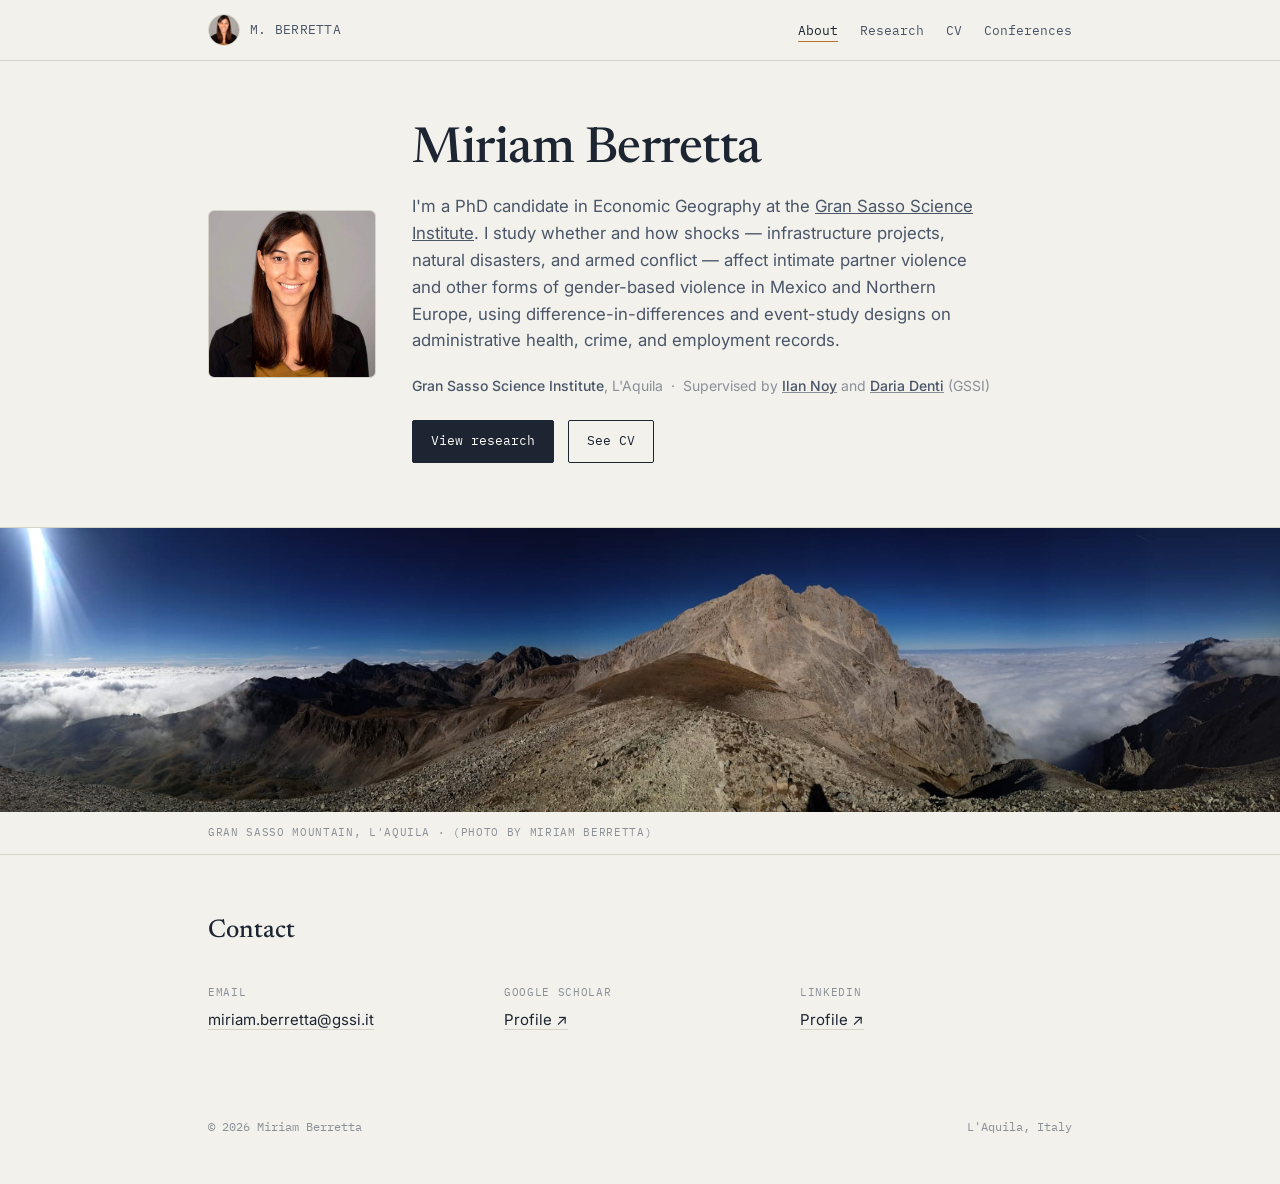
<file: index.html>
<!DOCTYPE html>
<html lang="en">
<head>
<meta charset="UTF-8">
<meta name="viewport" content="width=device-width, initial-scale=1.0">
<title>Miriam Berretta — Economic Geography</title>
<link rel="preconnect" href="https://fonts.googleapis.com">
<link rel="preconnect" href="https://fonts.gstatic.com" crossorigin>
<link href="https://fonts.googleapis.com/css2?family=Newsreader:ital,opsz,wght@0,6..72,400;0,6..72,500;0,6..72,600;1,6..72,400&family=Inter:wght@400;500;600&family=IBM+Plex+Mono:wght@400;500&display=swap" rel="stylesheet">
<link rel="stylesheet" href="style.css">
</head>
<body>

<nav>
  <div class="wrap">
    <div class="nav-left">
      <img class="nav-avatar" src="photo.jpg" alt="Miriam Berretta">
      <a class="nav-name" href="index.html">M. BERRETTA</a>
    </div>
    <ul class="nav-links">
      <li><a href="index.html" class="active">About</a></li>
      <li><a href="research.html">Research</a></li>
      <li><a href="cv.html">CV</a></li>
      <li><a href="conferences.html">Conferences</a></li>
    </ul>
  </div>
</nav>

<header class="hero">
  <div class="wrap hero-grid">
    <img class="portrait" src="photo.jpg" alt="Miriam Berretta">
    <div>
      <h1>Miriam Berretta</h1>
      <p class="hero-role">
        I'm a PhD candidate in Economic Geography at the
        <a href="https://www.gssi.it/research-area/social-science-gssi-cities-research" target="_blank" rel="noopener">Gran Sasso Science Institute</a>.
        I study whether and how shocks — infrastructure projects, natural disasters, and
        armed conflict — affect intimate partner violence and other forms of gender-based
        violence in Mexico and Northern Europe, using difference-in-differences and
        event-study designs on administrative health, crime, and employment records.
      </p>
     <p class="hero-affil">
        <strong>Gran Sasso Science Institute</strong>, L'Aquila &nbsp;·&nbsp;
        Supervised by <a href="https://sites.google.com/view/ilannoy/home" target="_blank" rel="noopener"><strong>Ilan Noy</strong></a> and <a href="https://sites.google.com/gssi.it/daria-denti/about-me" target="_blank" rel="noopener"><strong>Daria Denti</strong></a> (GSSI)
      </p>
      <div class="hero-cta">
        <a class="btn primary" href="research.html">View research</a>
        <a class="btn" href="cv.html">See CV</a>
      </div>
    </div>
  </div>
</header>

<section id="gran-sasso" style="padding:0;border-bottom:1px solid var(--line);">
  <figure style="margin:0;">
    <img src="gran-sasso.jpg"
         alt="Panoramic view of the Gran Sasso massif rising above a sea of clouds"
         style="display:block;width:100%;height:auto;">
    <figcaption style="font-family:'IBM Plex Mono',monospace;font-size:11px;color:var(--ink-faint);text-transform:uppercase;letter-spacing:0.06em;padding:12px 28px;max-width:920px;margin:0 auto;">
      Gran Sasso Mountain, L'Aquila · (Photo by Miriam Berretta)
    </figcaption>
  </figure>
</section>

<section id="contact">
  <div class="wrap">
    <div class="section-head">
      <h2>Contact</h2>
    </div>
    <div class="contact-grid">
      <div class="contact-item">
        <div class="label">Email</div>
        <a href="mailto:miriam.berretta@gssi.it">miriam.berretta@gssi.it</a>
      </div>
      <div class="contact-item">
        <div class="label">Google Scholar</div>
        <a href="https://scholar.google.com/citations?hl=en&user=8YiTIXsAAAAJ" target="_blank" rel="noopener">Profile ↗</a>
      </div>
      <div class="contact-item">
        <div class="label">LinkedIn</div>
        <a href="https://uk.linkedin.com/in/miriam-berretta-683128136" target="_blank" rel="noopener">Profile ↗</a>
      </div>
    </div>
  </div>
</section>

<footer>
  <div class="wrap">
    <span>© 2026 Miriam Berretta</span>
    <span>L'Aquila, Italy</span>
  </div>
</footer>

</body>
</html>
</file>
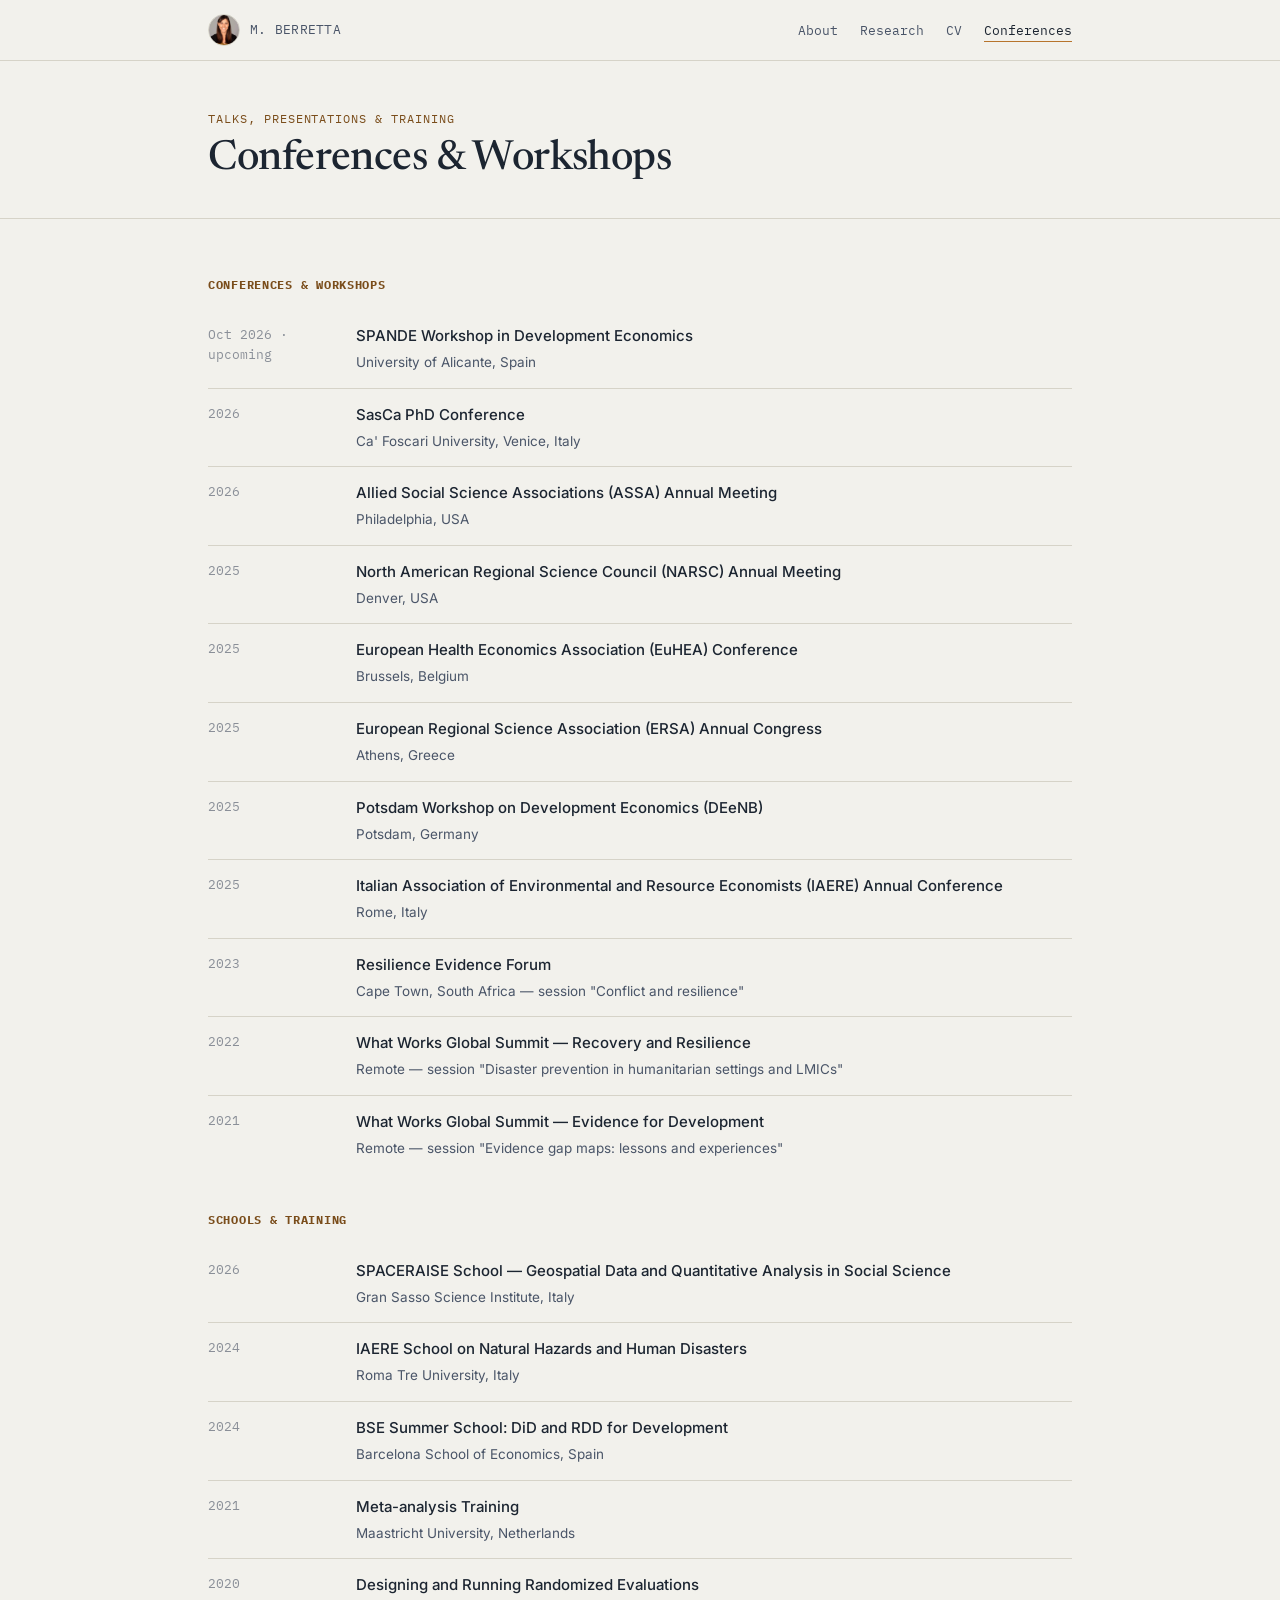
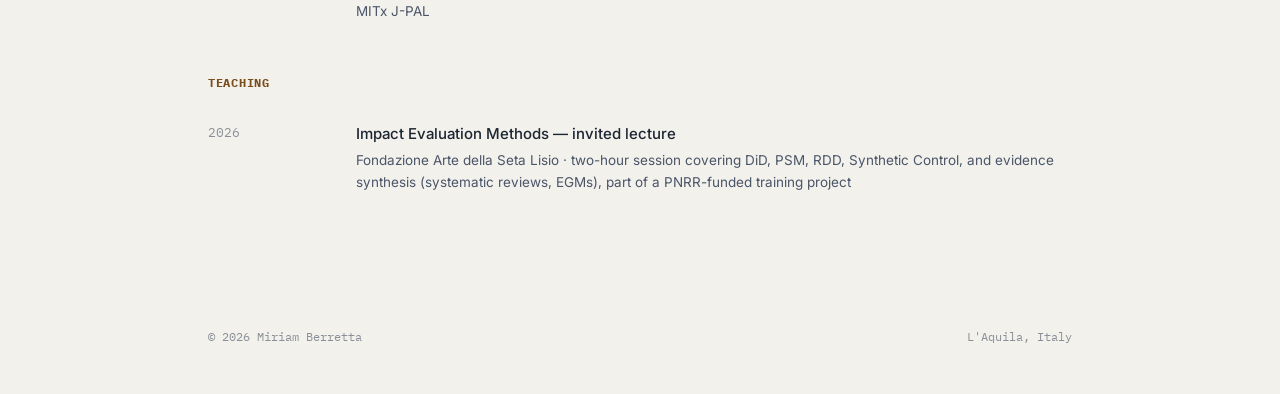
<file: conferences.html>
<!DOCTYPE html>
<html lang="en">
<head>
<meta charset="UTF-8">
<meta name="viewport" content="width=device-width, initial-scale=1.0">
<title>Conferences &amp; Workshops — Miriam Berretta</title>
<link rel="preconnect" href="https://fonts.googleapis.com">
<link rel="preconnect" href="https://fonts.gstatic.com" crossorigin>
<link href="https://fonts.googleapis.com/css2?family=Newsreader:ital,opsz,wght@0,6..72,400;0,6..72,500;0,6..72,600;1,6..72,400&family=Inter:wght@400;500;600&family=IBM+Plex+Mono:wght@400;500&display=swap" rel="stylesheet">
<link rel="stylesheet" href="style.css">
</head>
<body>

<nav>
  <div class="wrap">
    <div class="nav-left">
      <img class="nav-avatar" src="photo.jpg" alt="Miriam Berretta">
      <a class="nav-name" href="index.html">M. BERRETTA</a>
    </div>
    <ul class="nav-links">
      <li><a href="index.html">About</a></li>
      <li><a href="research.html">Research</a></li>
      <li><a href="cv.html">CV</a></li>
      <li><a href="conferences.html" class="active">Conferences</a></li>
    </ul>
  </div>
</nav>

<div class="page-header">
  <div class="wrap">
    <p class="page-eyebrow">Talks, presentations &amp; training</p>
    <h1 class="page-title">Conferences &amp; Workshops</h1>
  </div>
</div>

<section id="conferences">
  <div class="wrap">
    <div class="cv-block">
      <h3>Conferences &amp; workshops</h3>

      <div class="cv-entry">
        <span class="cv-date">Oct 2026 · upcoming</span>
        <div>
          <p class="cv-role">SPANDE Workshop in Development Economics</p>
          <p class="cv-org">University of Alicante, Spain</p>
        </div>
      </div>

      <div class="cv-entry">
        <span class="cv-date">2026</span>
        <div>
          <p class="cv-role">SasCa PhD Conference</p>
          <p class="cv-org">Ca' Foscari University, Venice, Italy</p>
        </div>
      </div>

      <div class="cv-entry">
        <span class="cv-date">2026</span>
        <div>
          <p class="cv-role">Allied Social Science Associations (ASSA) Annual Meeting</p>
          <p class="cv-org">Philadelphia, USA</p>
        </div>
      </div>

      <div class="cv-entry">
        <span class="cv-date">2025</span>
        <div>
          <p class="cv-role">North American Regional Science Council (NARSC) Annual Meeting</p>
          <p class="cv-org">Denver, USA</p>
        </div>
      </div>

      <div class="cv-entry">
        <span class="cv-date">2025</span>
        <div>
          <p class="cv-role">European Health Economics Association (EuHEA) Conference</p>
          <p class="cv-org">Brussels, Belgium</p>
        </div>
      </div>

      <div class="cv-entry">
        <span class="cv-date">2025</span>
        <div>
          <p class="cv-role">European Regional Science Association (ERSA) Annual Congress</p>
          <p class="cv-org">Athens, Greece</p>
        </div>
      </div>

      <div class="cv-entry">
        <span class="cv-date">2025</span>
        <div>
          <p class="cv-role">Potsdam Workshop on Development Economics (DEeNB)</p>
          <p class="cv-org">Potsdam, Germany</p>
        </div>
      </div>

      <div class="cv-entry">
        <span class="cv-date">2025</span>
        <div>
          <p class="cv-role">Italian Association of Environmental and Resource Economists (IAERE) Annual Conference</p>
          <p class="cv-org">Rome, Italy</p>
        </div>
      </div>

      <div class="cv-entry">
        <span class="cv-date">2023</span>
        <div>
          <p class="cv-role">Resilience Evidence Forum</p>
          <p class="cv-org">Cape Town, South Africa — session "Conflict and resilience"</p>
        </div>
      </div>

      <div class="cv-entry">
        <span class="cv-date">2022</span>
        <div>
          <p class="cv-role">What Works Global Summit — Recovery and Resilience</p>
          <p class="cv-org">Remote — session "Disaster prevention in humanitarian settings and LMICs"</p>
        </div>
      </div>

      <div class="cv-entry">
        <span class="cv-date">2021</span>
        <div>
          <p class="cv-role">What Works Global Summit — Evidence for Development</p>
          <p class="cv-org">Remote — session "Evidence gap maps: lessons and experiences"</p>
        </div>
      </div>
    </div>

    <div class="cv-block">
      <h3>Schools &amp; training</h3>

      <div class="cv-entry">
        <span class="cv-date">2026</span>
        <div>
          <p class="cv-role">SPACERAISE School — Geospatial Data and Quantitative Analysis in Social Science</p>
          <p class="cv-org">Gran Sasso Science Institute, Italy</p>
        </div>
      </div>

      <div class="cv-entry">
        <span class="cv-date">2024</span>
        <div>
          <p class="cv-role">IAERE School on Natural Hazards and Human Disasters</p>
          <p class="cv-org">Roma Tre University, Italy</p>
        </div>
      </div>

      <div class="cv-entry">
        <span class="cv-date">2024</span>
        <div>
          <p class="cv-role">BSE Summer School: DiD and RDD for Development</p>
          <p class="cv-org">Barcelona School of Economics, Spain</p>
        </div>
      </div>

      <div class="cv-entry">
        <span class="cv-date">2021</span>
        <div>
          <p class="cv-role">Meta-analysis Training</p>
          <p class="cv-org">Maastricht University, Netherlands</p>
        </div>
      </div>

      <div class="cv-entry">
        <span class="cv-date">2020</span>
        <div>
          <p class="cv-role">Designing and Running Randomized Evaluations</p>
          <p class="cv-org">MITx J-PAL</p>
        </div>
      </div>
    </div>

    <div class="cv-block">
      <h3>Teaching</h3>

      <div class="cv-entry">
        <span class="cv-date">2026</span>
        <div>
          <p class="cv-role">Impact Evaluation Methods — invited lecture</p>
          <p class="cv-org">Fondazione Arte della Seta Lisio · two-hour session covering DiD, PSM, RDD, Synthetic Control, and evidence synthesis (systematic reviews, EGMs), part of a PNRR-funded training project</p>
        </div>
      </div>
    </div>

  </div>
</section>

<footer>
  <div class="wrap">
    <span>© 2026 Miriam Berretta</span>
    <span>L'Aquila, Italy</span>
  </div>
</footer>

</body>
</html>
</file>
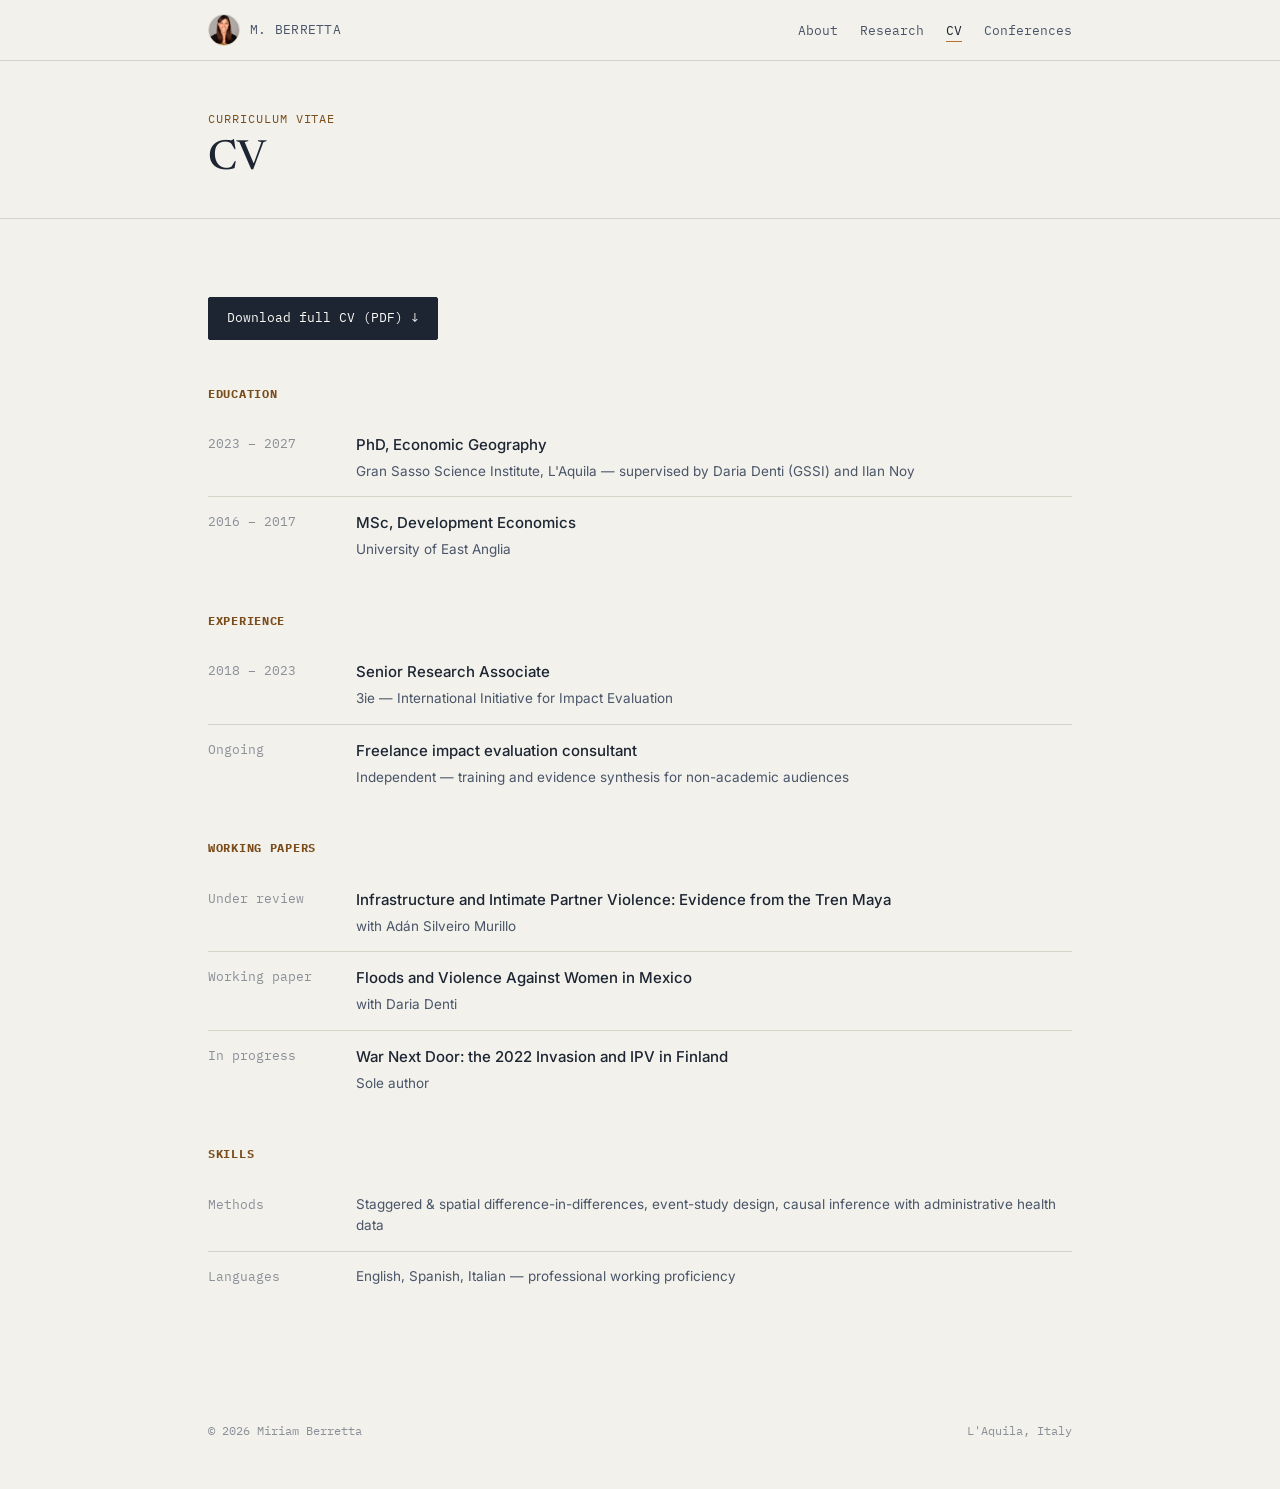
<file: cv.html>
<!DOCTYPE html>
<html lang="en">
<head>
<meta charset="UTF-8">
<meta name="viewport" content="width=device-width, initial-scale=1.0">
<title>CV — Miriam Berretta</title>
<link rel="preconnect" href="https://fonts.googleapis.com">
<link rel="preconnect" href="https://fonts.gstatic.com" crossorigin>
<link href="https://fonts.googleapis.com/css2?family=Newsreader:ital,opsz,wght@0,6..72,400;0,6..72,500;0,6..72,600;1,6..72,400&family=Inter:wght@400;500;600&family=IBM+Plex+Mono:wght@400;500&display=swap" rel="stylesheet">
<link rel="stylesheet" href="style.css">
</head>
<body>

<nav>
  <div class="wrap">
    <div class="nav-left">
      <img class="nav-avatar" src="photo.jpg" alt="Miriam Berretta">
      <a class="nav-name" href="index.html">M. BERRETTA</a>
    </div>
    <ul class="nav-links">
      <li><a href="index.html">About</a></li>
      <li><a href="research.html">Research</a></li>
      <li><a href="cv.html" class="active">CV</a></li>
      <li><a href="conferences.html">Conferences</a></li>
    </ul>
  </div>
</nav>

<div class="page-header">
  <div class="wrap">
    <p class="page-eyebrow">Curriculum vitae</p>
    <h1 class="page-title">CV</h1>
  </div>
</div>

<section id="cv">
  <div class="wrap">

    <div class="hero-cta" style="margin-bottom:44px;">
      <a class="btn primary" href="cv-miriam-berretta.pdf">Download full CV (PDF) ↓</a>
    </div>

    <div class="cv-block">
      <h3>Education</h3>
      <div class="cv-entry">
        <span class="cv-date">2023 – 2027</span>
        <div>
          <p class="cv-role">PhD, Economic Geography</p>
          <p class="cv-org">Gran Sasso Science Institute, L'Aquila — supervised by Daria Denti (GSSI) and Ilan Noy</p>
        </div>
      </div>
      <div class="cv-entry">
        <span class="cv-date">2016 – 2017</span>
        <div>
          <p class="cv-role">MSc, Development Economics</p>
          <p class="cv-org">University of East Anglia</p>
        </div>
      </div>
    </div>

    <div class="cv-block">
      <h3>Experience</h3>
      <div class="cv-entry">
        <span class="cv-date">2018 – 2023</span>
        <div>
          <p class="cv-role">Senior Research Associate</p>
          <p class="cv-org">3ie — International Initiative for Impact Evaluation</p>
        </div>
      </div>
      <div class="cv-entry">
        <span class="cv-date">Ongoing</span>
        <div>
          <p class="cv-role">Freelance impact evaluation consultant</p>
          <p class="cv-org">Independent — training and evidence synthesis for non-academic audiences</p>
        </div>
      </div>
    </div>

    <div class="cv-block">
      <h3>Working papers</h3>
      <div class="cv-entry">
        <span class="cv-date">Under review</span>
        <div>
          <p class="cv-role">Infrastructure and Intimate Partner Violence: Evidence from the Tren Maya</p>
          <p class="cv-org">with Adán Silveiro Murillo</p>
        </div>
      </div>
      <div class="cv-entry">
        <span class="cv-date">Working paper</span>
        <div>
          <p class="cv-role">Floods and Violence Against Women in Mexico</p>
          <p class="cv-org">with Daria Denti</p>
        </div>
      </div>
      <div class="cv-entry">
        <span class="cv-date">In progress</span>
        <div>
          <p class="cv-role">War Next Door: the 2022 Invasion and IPV in Finland</p>
          <p class="cv-org">Sole author</p>
        </div>
      </div>
    </div>

    <div class="cv-block">
      <h3>Skills</h3>
      <div class="cv-entry">
        <span class="cv-date">Methods</span>
        <div>
          <p class="cv-org">Staggered &amp; spatial difference-in-differences, event-study design, causal inference with administrative health data</p>
        </div>
      </div>
      <div class="cv-entry">
        <span class="cv-date">Languages</span>
        <div>
          <p class="cv-org">English, Spanish, Italian — professional working proficiency</p>
        </div>
      </div>
    </div>

  </div>
</section>

<footer>
  <div class="wrap">
    <span>© 2026 Miriam Berretta</span>
    <span>L'Aquila, Italy</span>
  </div>
</footer>

</body>
</html>
</file>
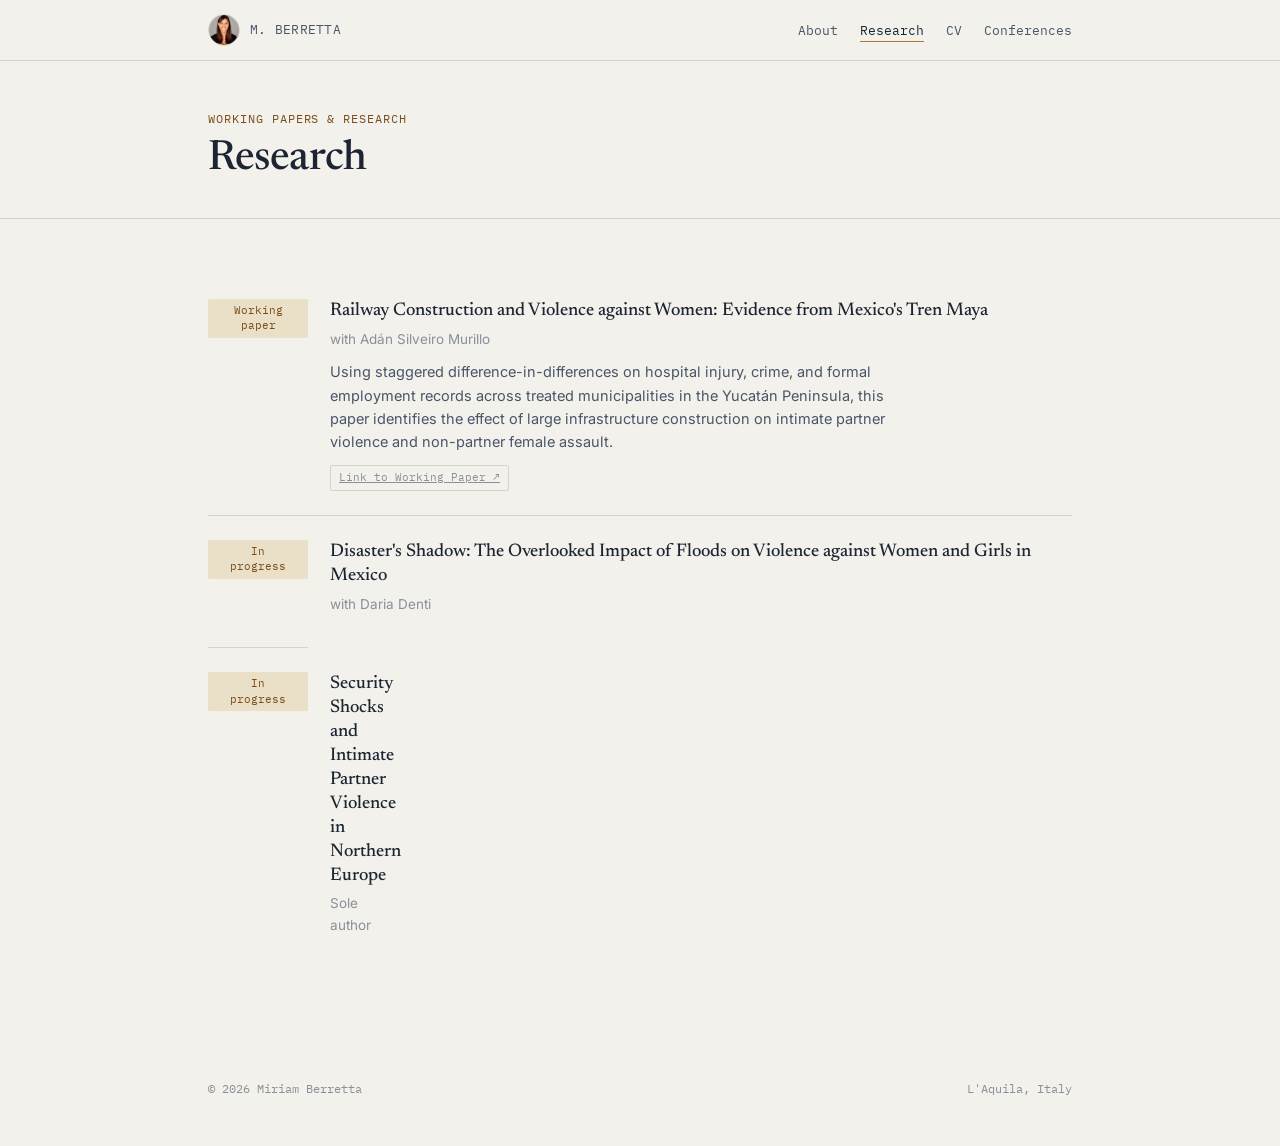
<file: research.html>
<!DOCTYPE html>
<html lang="en">
<head>
<meta charset="UTF-8">
<meta name="viewport" content="width=device-width, initial-scale=1.0">
<title>Research — Miriam Berretta</title>
<link rel="preconnect" href="https://fonts.googleapis.com">
<link rel="preconnect" href="https://fonts.gstatic.com" crossorigin>
<link href="https://fonts.googleapis.com/css2?family=Newsreader:ital,opsz,wght@0,6..72,400;0,6..72,500;0,6..72,600;1,6..72,400&family=Inter:wght@400;500;600&family=IBM+Plex+Mono:wght@400;500&display=swap" rel="stylesheet">
<link rel="stylesheet" href="style.css">
</head>
<body>

<nav>
  <div class="wrap">
    <div class="nav-left">
      <img class="nav-avatar" src="photo.jpg" alt="Miriam Berretta">
      <a class="nav-name" href="index.html">M. BERRETTA</a>
    </div>
    <ul class="nav-links">
      <li><a href="index.html">About</a></li>
      <li><a href="research.html" class="active">Research</a></li>
      <li><a href="cv.html">CV</a></li>
      <li><a href="conferences.html">Conferences</a></li>
    </ul>
  </div>
</nav>

<div class="page-header">
  <div class="wrap">
    <p class="page-eyebrow">Working papers &amp; research</p>
    <h1 class="page-title">Research</h1>
  </div>
</div>

<section id="research">
  <div class="wrap">

    <div class="paper">
      <span class="paper-status">Working<br>paper</span>
      <div>
        <p class="paper-title">Railway Construction and Violence against Women: Evidence from Mexico's Tren Maya</p>
        <p class="paper-authors">with Adán Silveiro Murillo</p>
        <p class="paper-abstract">
          Using staggered difference-in-differences on hospital injury, crime, and formal
          employment records across treated municipalities in the Yucatán Peninsula,
          this paper identifies the effect of large infrastructure construction on
          intimate partner violence and non-partner female assault.
        </p>
        <div class="paper-tags">
          <a class="tag" href="https://egobiernoytp.tec.mx/sites/default/files/2026-10/railway_construction_violence_against_women.pdf" target="_blank" rel="noopener">Link to Working Paper ↗</a>
        </div>
      </div>
    </div>

    <div class="paper">
       <span class="paper-status">In<br>progress</span>
      <div>
        <p class="paper-title">Disaster's Shadow: The Overlooked Impact of Floods on Violence against Women and Girls in Mexico</p>
        <p class="paper-authors">with Daria Denti</p>
    </div>

      <div class="paper">
      <span class="paper-status">In<br>progress</span>
      <div>
        <p class="paper-title">Security Shocks and Intimate Partner Violence in Northern Europe</p>
        <p class="paper-authors">Sole author</p>
    </div>

  </div>
</section>

<footer>
  <div class="wrap">
    <span>© 2026 Miriam Berretta</span>
    <span>L'Aquila, Italy</span>
  </div>
</footer>

</body>
</html>
</file>
<file: style.css>
:root{
  --paper:#F2F1EC;
  --paper-raised:#FAFAF6;
  --ink:#1C2531;
  --ink-soft:#4A5568;
  --ink-faint:#8A8F98;
  --line:#D6D3C8;
  --accent:#B7742C;
  --accent-soft:#EADFC7;
  --accent-ink:#7A4D1B;
  --maxw:920px;
}

*{box-sizing:border-box;}
html{scroll-behavior:smooth;}
body{
  margin:0;
  background:var(--paper);
  color:var(--ink);
  font-family:'Inter',sans-serif;
  font-size:16px;
  line-height:1.6;
  -webkit-font-smoothing:antialiased;
}
::selection{background:var(--accent-soft);color:var(--accent-ink);}

a{color:inherit;}
a:focus-visible, button:focus-visible{
  outline:2px solid var(--accent);
  outline-offset:3px;
  border-radius:2px;
}

.wrap{max-width:var(--maxw);margin:0 auto;padding:0 28px;}

/* ---------- NAV ---------- */
nav{
  position:sticky;top:0;z-index:20;
  background:rgba(242,241,236,0.88);
  backdrop-filter:blur(6px);
  border-bottom:1px solid var(--line);
}
nav .wrap{
  display:flex;align-items:center;justify-content:space-between;
  height:60px;
}
.nav-left{display:flex;align-items:center;gap:10px;}
.nav-avatar{
  width:32px;height:32px;border-radius:50%;
  object-fit:cover;
  border:1px solid var(--line);
  background:var(--accent-soft);
  display:block;
}
.nav-name{
  font-family:'IBM Plex Mono',monospace;
  font-size:13px;letter-spacing:0.02em;
  color:var(--ink-soft);
  text-decoration:none;
}
.nav-links{display:flex;gap:22px;list-style:none;margin:0;padding:0;}
.nav-links a{
  font-size:13px;text-decoration:none;color:var(--ink-soft);
  font-family:'IBM Plex Mono',monospace;
  transition:color .15s ease;
  padding-bottom:2px;
  border-bottom:1px solid transparent;
}
.nav-links a:hover{color:var(--accent-ink);}
.nav-links a.active{color:var(--ink);border-bottom-color:var(--accent);}

/* ---------- PAGE HEADER (non-home pages) ---------- */
.page-header{
  padding:48px 0 36px;
  border-bottom:1px solid var(--line);
}
.page-eyebrow{
  font-family:'IBM Plex Mono',monospace;
  font-size:12px;
  text-transform:uppercase;
  letter-spacing:0.08em;
  color:var(--accent-ink);
  margin:0 0 10px;
}
.page-title{
  font-family:'Newsreader',serif;
  font-weight:500;
  font-size:clamp(1.9rem,4vw,2.6rem);
  margin:0;
  letter-spacing:-0.01em;
}

/* ---------- HERO (home page) ---------- */
header.hero{
  padding:64px 0 64px;
  border-bottom:1px solid var(--line);
}
.hero-grid{
  display:grid;
  grid-template-columns:auto 1fr;
  gap:36px;
  align-items:center;
}
.portrait{
  width:168px;
  height:168px;
  border-radius:6px;
  object-fit:cover;
  border:1px solid var(--line);
  background:var(--accent-soft);
  display:block;
}
.eyebrow{
  font-family:'IBM Plex Mono',monospace;
  font-size:12px;
  text-transform:uppercase;
  letter-spacing:0.08em;
  color:var(--accent-ink);
  margin:0 0 14px;
}
h1{
  font-family:'Newsreader',serif;
  font-weight:500;
  font-size:clamp(2.2rem,4.6vw,3.1rem);
  line-height:1.05;
  margin:0 0 16px;
  letter-spacing:-0.01em;
}
.hero-role{
  font-size:1.05rem;
  color:var(--ink-soft);
  max-width:52ch;
  margin:0 0 20px;
}
.hero-affil{
  font-size:14px;
  color:var(--ink-faint);
  line-height:1.7;
}
.hero-affil strong{color:var(--ink-soft);font-weight:500;}

.hero-cta{margin-top:22px;display:flex;gap:14px;flex-wrap:wrap;}
.btn{
  font-family:'IBM Plex Mono',monospace;
  font-size:13px;
  padding:10px 18px;
  border:1px solid var(--ink);
  border-radius:2px;
  text-decoration:none;
  color:var(--ink);
  display:inline-block;
  transition:background .15s ease, color .15s ease;
}
.btn:hover{background:var(--ink);color:var(--paper-raised);}
.btn.primary{background:var(--ink);color:var(--paper-raised);}
.btn.primary:hover{background:var(--accent-ink);border-color:var(--accent-ink);}

/* ---------- SIGNATURE FIGURE (event-study plot) ---------- */
.figure-card{
  background:var(--paper-raised);
  border:1px solid var(--line);
  border-radius:3px;
  padding:20px 20px 16px;
  margin-top:36px;
}
.figure-label{
  font-family:'IBM Plex Mono',monospace;
  font-size:11px;
  color:var(--ink-faint);
  display:flex;
  justify-content:space-between;
  margin-bottom:10px;
}
.figure-caption{
  font-family:'IBM Plex Mono',monospace;
  font-size:11px;
  color:var(--ink-faint);
  margin-top:10px;
  line-height:1.5;
}
svg.eventstudy .dot{transition:r .15s ease;}
svg.eventstudy .dot:hover{r:5.5;}

/* ---------- SECTIONS ---------- */
section{padding:56px 0;border-bottom:1px solid var(--line);}
section:last-of-type{border-bottom:none;}
.section-head{
  display:flex;
  align-items:baseline;
  gap:16px;
  margin-bottom:32px;
}
.section-num{
  font-family:'IBM Plex Mono',monospace;
  font-size:12px;
  color:var(--accent-ink);
}
h2{
  font-family:'Newsreader',serif;
  font-weight:500;
  font-size:1.6rem;
  margin:0;
}

.about-text{max-width:64ch;color:var(--ink-soft);font-size:15.5px;}
.about-text p{margin:0 0 16px;}
.about-text a{color:var(--accent-ink);text-decoration-color:var(--accent-soft);}

/* ---------- PAPERS ---------- */
.paper{
  padding:24px 0;
  border-top:1px solid var(--line);
  display:grid;
  grid-template-columns:100px 1fr;
  gap:22px;
}
.paper:first-of-type{border-top:none;}
.paper-status{
  font-family:'IBM Plex Mono',monospace;
  font-size:11px;
  color:var(--accent-ink);
  background:var(--accent-soft);
  padding:4px 8px;
  border-radius:2px;
  height:fit-content;
  text-align:center;
  line-height:1.4;
}
.paper-title{
  font-family:'Newsreader',serif;
  font-size:1.15rem;
  font-weight:500;
  margin:0 0 6px;
  line-height:1.3;
}
.paper-authors{
  font-size:13.5px;
  color:var(--ink-faint);
  margin:0 0 10px;
}
.paper-abstract{
  font-size:14.5px;
  color:var(--ink-soft);
  margin:0 0 12px;
  max-width:62ch;
}
.paper-tags{display:flex;gap:8px;flex-wrap:wrap;}
.tag{
  font-family:'IBM Plex Mono',monospace;
  font-size:11px;
  color:var(--ink-faint);
  border:1px solid var(--line);
  padding:3px 8px;
  border-radius:2px;
}

/* ---------- CV PAGE ---------- */
.cv-block{margin-bottom:36px;}
.cv-block h3{
  font-family:'IBM Plex Mono',monospace;
  font-size:12px;
  text-transform:uppercase;
  letter-spacing:0.06em;
  color:var(--accent-ink);
  margin:0 0 16px;
}
.cv-entry{
  display:grid;
  grid-template-columns:130px 1fr;
  gap:18px;
  padding:14px 0;
  border-top:1px solid var(--line);
}
.cv-entry:first-of-type{border-top:none;}
.cv-date{
  font-family:'IBM Plex Mono',monospace;
  font-size:12.5px;
  color:var(--ink-faint);
}
.cv-role{
  font-size:15px;
  font-weight:500;
  margin:0 0 4px;
}
.cv-org{
  font-size:13.5px;
  color:var(--ink-soft);
  margin:0;
}

/* ---------- CONTACT ---------- */
.contact-grid{
  display:grid;
  grid-template-columns:repeat(auto-fit,minmax(200px,1fr));
  gap:24px;
}
.contact-item .label{
  font-family:'IBM Plex Mono',monospace;
  font-size:11px;
  text-transform:uppercase;
  letter-spacing:0.06em;
  color:var(--ink-faint);
  margin-bottom:6px;
}
.contact-item a, .contact-item span{
  font-size:15px;
  text-decoration:none;
  border-bottom:1px solid var(--line);
}
.contact-item a:hover{border-bottom-color:var(--accent-ink);color:var(--accent-ink);}

footer{
  padding:28px 0 48px;
  font-family:'IBM Plex Mono',monospace;
  font-size:12px;
  color:var(--ink-faint);
}
footer .wrap{
  display:flex;
  justify-content:space-between;
  flex-wrap:wrap;
  gap:8px;
}

@media (max-width:760px){
  .hero-grid{grid-template-columns:1fr;}
  .portrait{width:120px;height:120px;}
  .paper{grid-template-columns:1fr;}
  .paper-status{width:fit-content;}
  .cv-entry{grid-template-columns:1fr;gap:4px;}
  .nav-links{gap:14px;}
}

@media (prefers-reduced-motion:reduce){
  html{scroll-behavior:auto;}
  *{transition:none !important;}
}
</file>
